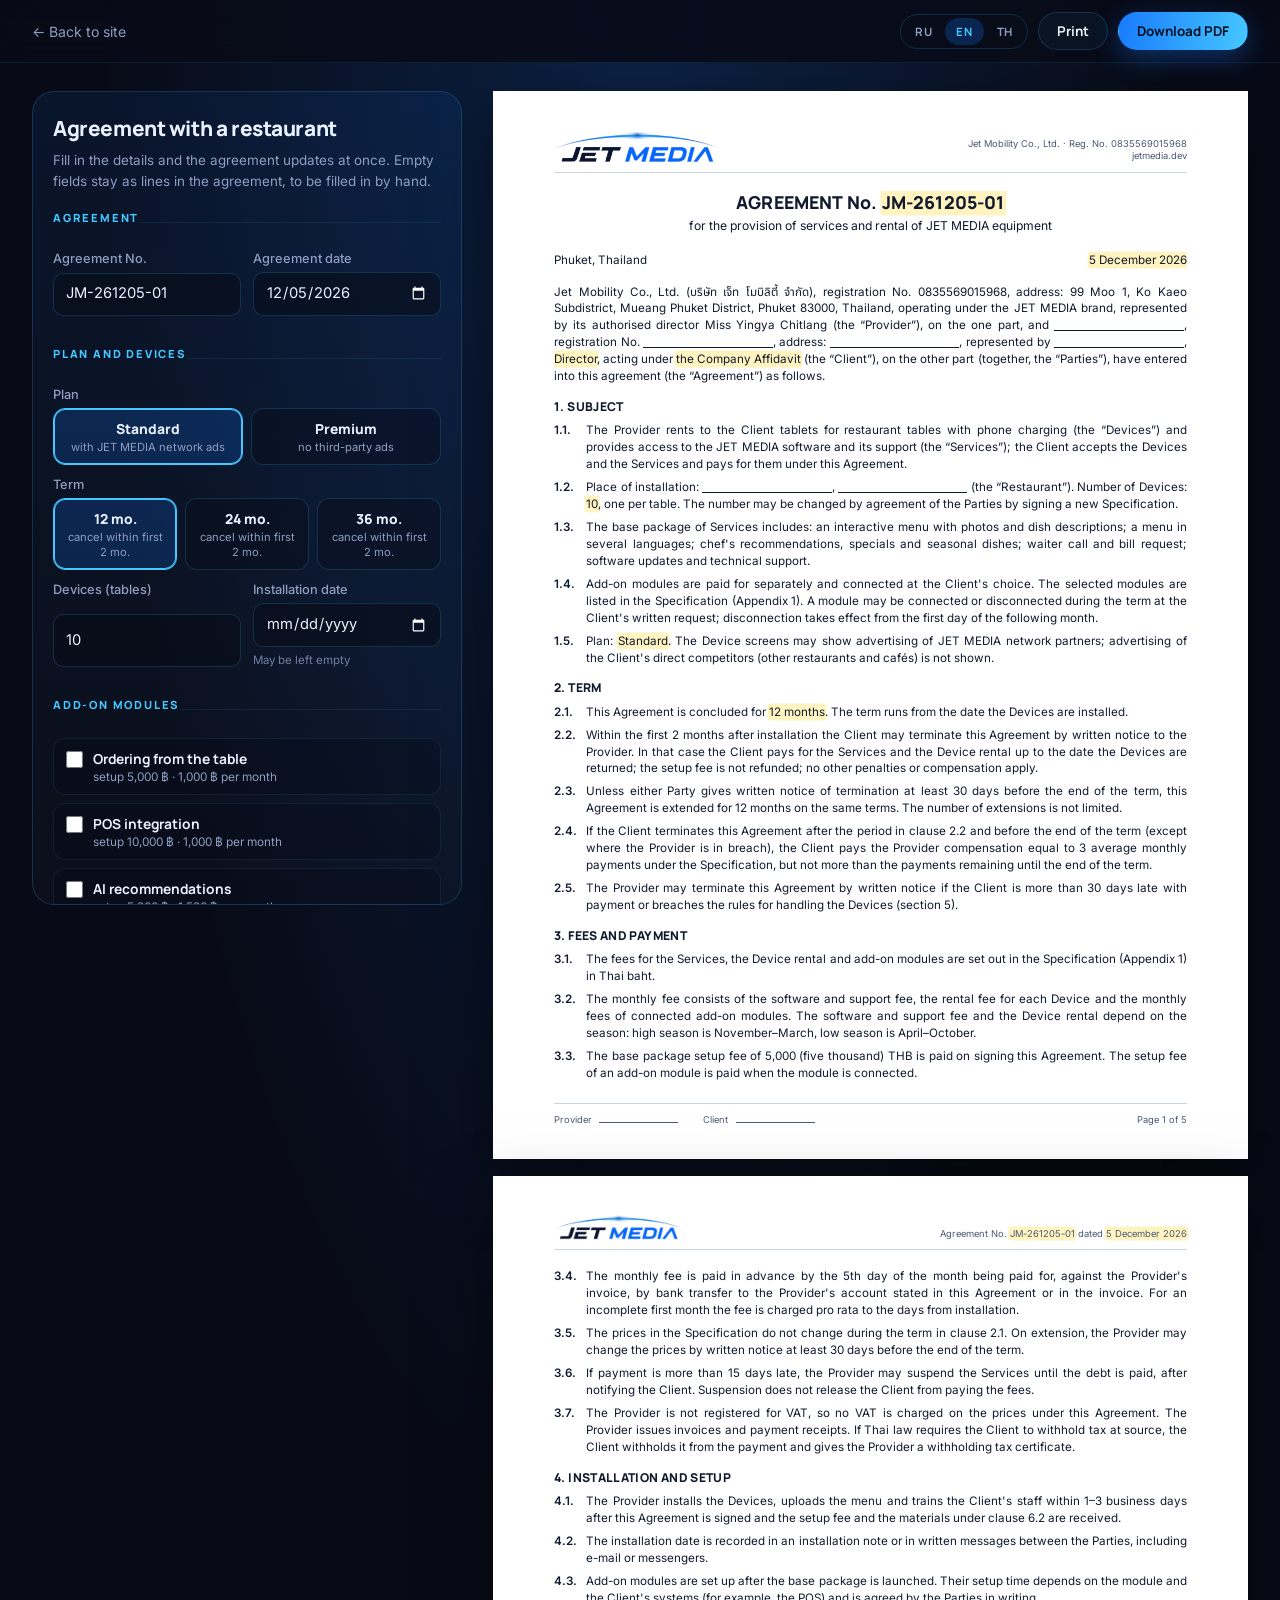
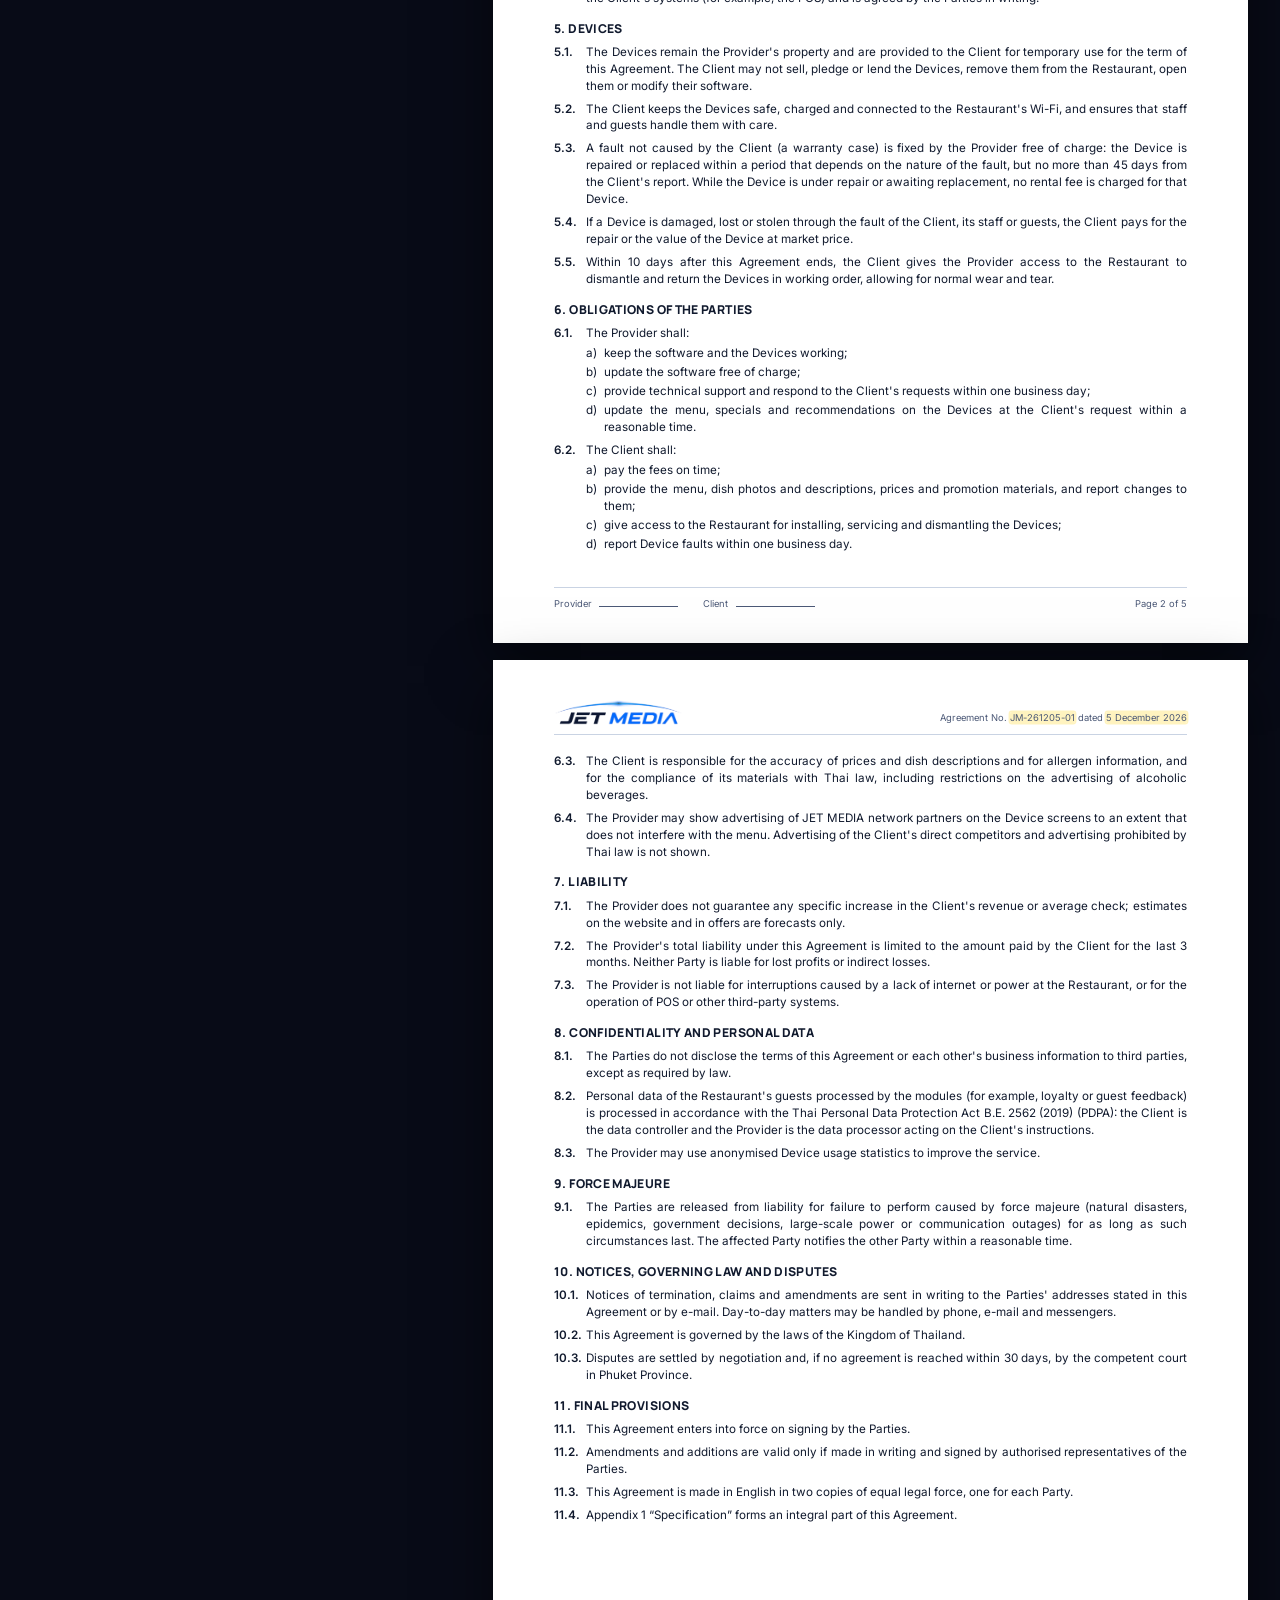
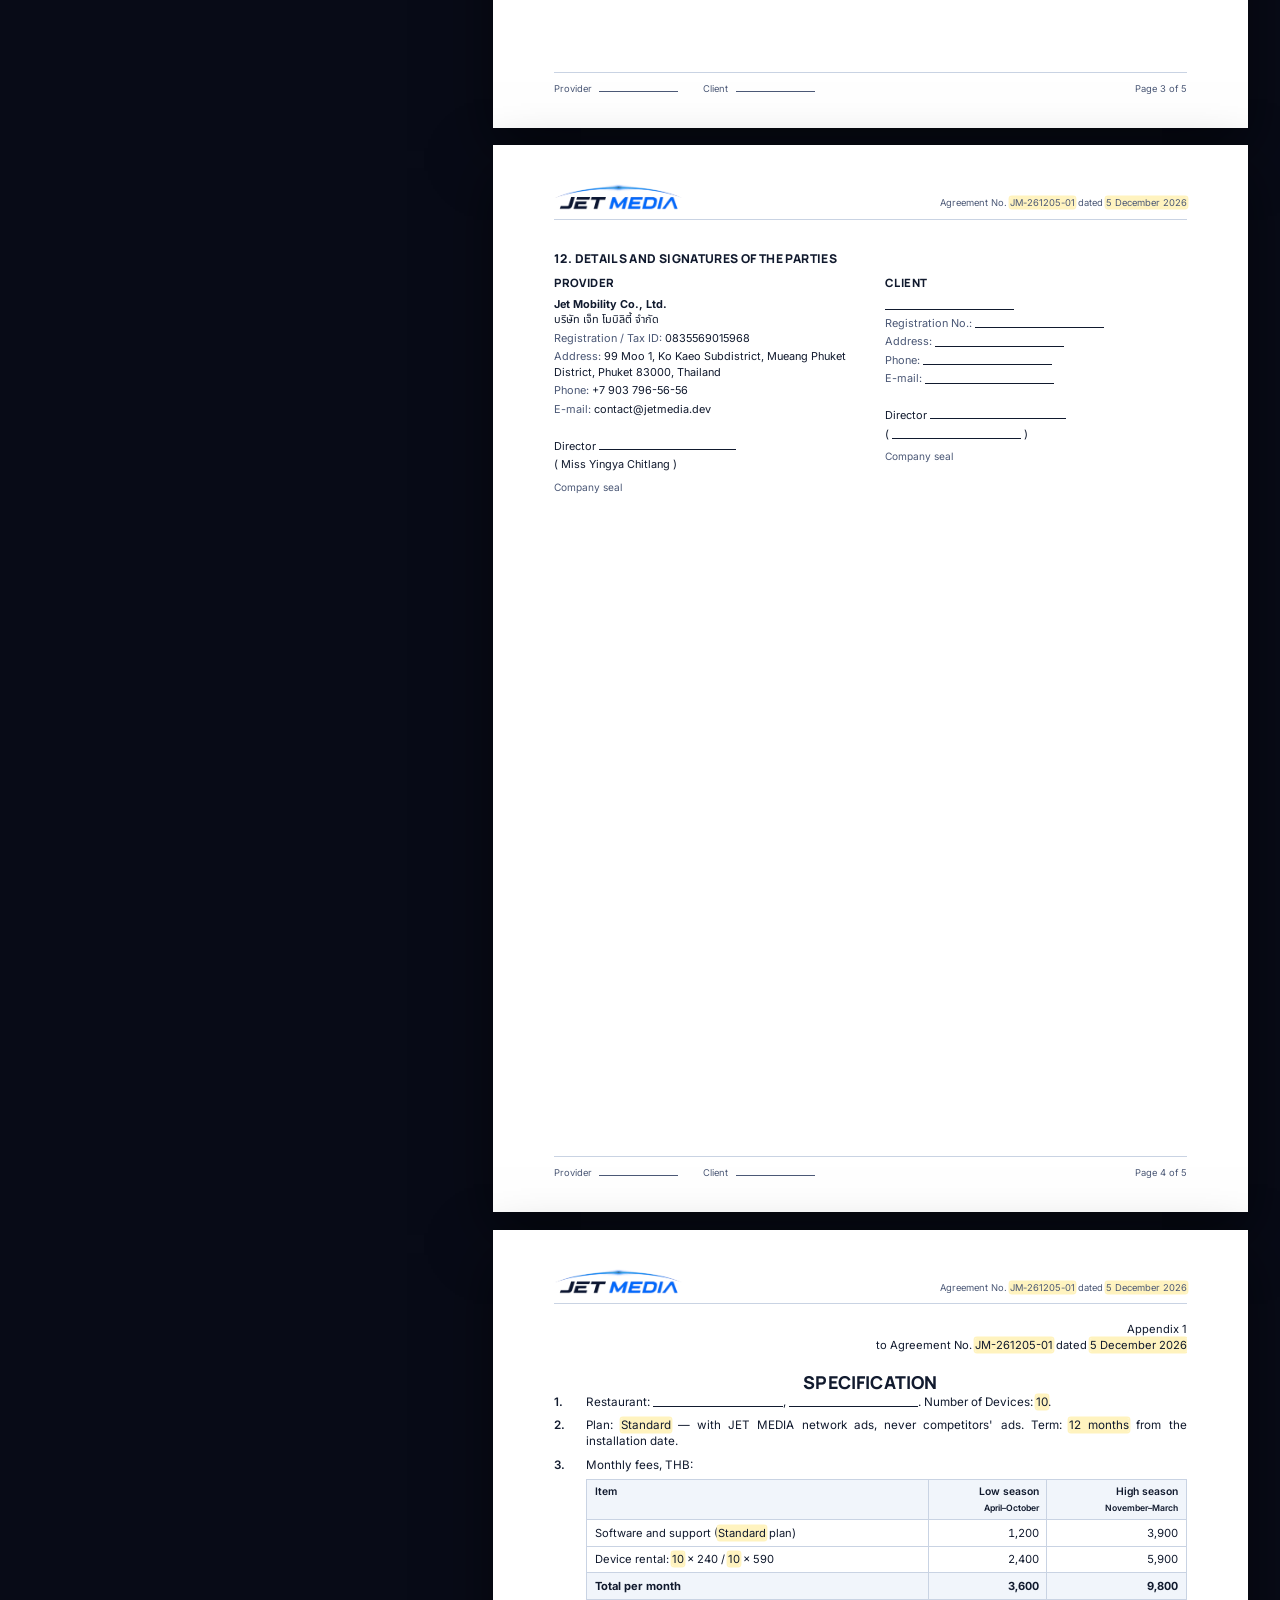
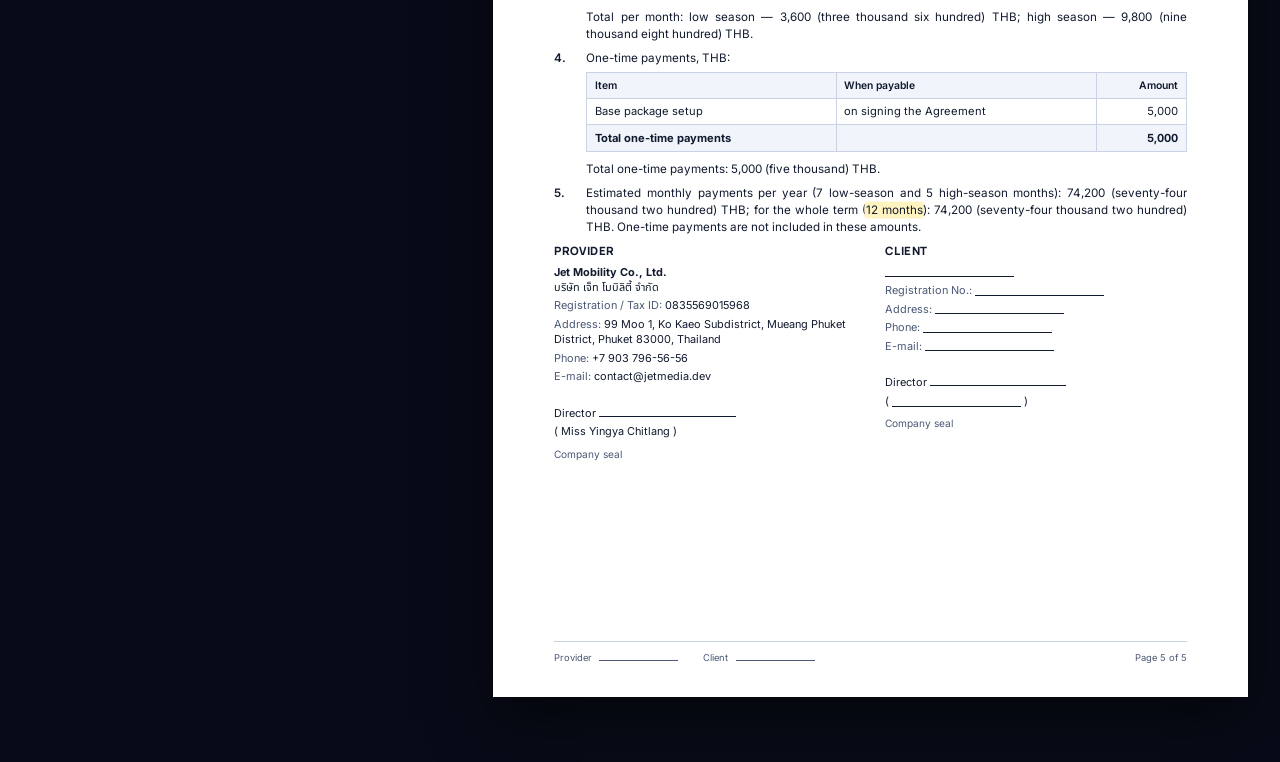
<file: contract.html>
<!DOCTYPE html>
<html lang="ru" data-lang="ru">
<head>
<meta charset="UTF-8">
<meta name="viewport" content="width=device-width, initial-scale=1, viewport-fit=cover">
<meta name="theme-color" content="#080B17">
<title>JET MEDIA — договор</title>
<!-- Рабочий инструмент: в поиск не попадает -->
<meta name="robots" content="noindex, nofollow">
<link rel="icon" type="image/svg+xml" href="favicon.svg">

<!-- Шрифты брендбука. crossorigin нужен, чтобы шрифты встроились в PDF договора -->
<link rel="preconnect" href="https://fonts.googleapis.com">
<link rel="preconnect" href="https://fonts.gstatic.com" crossorigin>
<link href="https://fonts.googleapis.com/css2?family=Manrope:wght@600;700;800&family=Inter:wght@400;500;600;700&family=Noto+Sans+Thai:wght@400;500;600;700&display=swap" rel="stylesheet" crossorigin="anonymous">

<link rel="stylesheet" href="contract.css">
</head>

<body>

<!-- ================================================================
     ПАНЕЛЬ — только на экране
     ================================================================ -->
<nav class="bar" aria-label="Договор">
  <a class="bar-back" href="index.html" data-ui="back">← На сайт</a>
  <div class="bar-right">
    <div class="lang" role="group" aria-label="Language">
      <button type="button" class="lang-btn" data-set-lang="ru">RU</button>
      <button type="button" class="lang-btn" data-set-lang="en">EN</button>
      <button type="button" class="lang-btn" data-set-lang="th">TH</button>
    </div>
    <button type="button" class="bar-btn" data-act="print" data-ui="print">Печать</button>
    <button type="button" class="bar-btn bar-primary" data-act="pdf" data-ui="pdf">Скачать PDF</button>
  </div>
</nav>

<div class="layout">

  <!-- ==============================================================
       ФОРМА. Всё, что введено, сразу попадает в договор справа.
       Цены, сроки и реквизиты JET MEDIA — из config.js.
       ============================================================== -->
  <form class="form" id="form" autocomplete="off" novalidate>
    <h1 class="form-title" data-ui="heading">Договор с рестораном</h1>
    <p class="form-lead" data-ui="lead">Заполните данные — договор обновляется сразу. Пустые поля останутся в договоре линиями, их можно заполнить от руки.</p>

    <fieldset>
      <legend data-ui="secContract">Договор</legend>
      <div class="row2">
        <label class="fld"><span data-ui="fNumber">Номер договора</span><input name="number" type="text"></label>
        <label class="fld"><span data-ui="fDate">Дата договора</span><input name="date" type="date"></label>
      </div>
    </fieldset>

    <fieldset>
      <legend data-ui="secTariff">Тариф и оборудование</legend>
      <div class="fld">
        <span data-ui="fTier">Тариф</span>
        <div class="choice" role="radiogroup">
          <label><input type="radio" name="tier" value="standard"><span><b>Standard</b><small data-ui="tierStd">с рекламой сети JET MEDIA</small></span></label>
          <label><input type="radio" name="tier" value="premium"><span><b>Premium</b><small data-ui="tierPrm">без сторонней рекламы</small></span></label>
        </div>
      </div>
      <div class="fld">
        <span data-ui="fTerm">Срок договора</span>
        <div class="choice choice-terms" role="radiogroup" id="termChoice"></div>
      </div>
      <div class="row2">
        <label class="fld"><span data-ui="fDevices">Устройств (столиков)</span><input name="devices" type="number" min="1" max="200" step="1" inputmode="numeric"></label>
        <label class="fld"><span data-ui="fStart">Дата установки</span><input name="start" type="date"><small class="fld-note" data-ui="fStartNote">Можно оставить пустым</small></label>
      </div>
    </fieldset>

    <fieldset>
      <legend data-ui="secAddons">Дополнительные модули</legend>
      <div class="addon-list" id="addonList"></div>
    </fieldset>

    <fieldset>
      <legend data-ui="secClient">Заказчик</legend>
      <div class="choice choice-type" role="radiogroup">
        <label><input type="radio" name="clientType" value="company"><span data-ui="tCompany">Компания</span></label>
        <label><input type="radio" name="clientType" value="person"><span data-ui="tPerson">Частное лицо / ИП</span></label>
      </div>

      <div class="client-fields" data-client="company">
        <label class="fld"><span data-ui="cName">Название компании</span><input name="cName" type="text"></label>
        <div class="row2">
          <label class="fld"><span data-ui="cReg">Регистрационный номер</span><input name="cReg" type="text" inputmode="numeric"></label>
          <label class="fld"><span data-ui="cTax">Налоговый номер</span><input name="cTax" type="text" inputmode="numeric"><small class="fld-note" data-ui="cTaxNote">Если отличается от регистрационного</small></label>
        </div>
        <label class="fld"><span data-ui="cAddr">Юридический адрес</span><textarea name="cAddr" rows="2"></textarea></label>
        <div class="row2">
          <label class="fld"><span data-ui="cRep">Представитель (имя полностью)</span><input name="cRep" type="text"></label>
          <label class="fld"><span data-ui="cPos">Должность</span><input name="cPos" type="text"></label>
        </div>
        <label class="fld"><span data-ui="cBasis">Действует на основании</span><input name="cBasis" type="text"></label>
      </div>

      <div class="client-fields" data-client="person" hidden>
        <label class="fld"><span data-ui="pName">Имя полностью</span><input name="pName" type="text"></label>
        <div class="row2">
          <label class="fld"><span data-ui="pId">Паспорт или ID-карта, номер</span><input name="pId" type="text"></label>
          <label class="fld"><span data-ui="pTax">Налоговый номер</span><input name="pTax" type="text" inputmode="numeric"><small class="fld-note" data-ui="pTaxNote">Если есть</small></label>
        </div>
        <label class="fld"><span data-ui="pAddr">Адрес</span><textarea name="pAddr" rows="2"></textarea></label>
      </div>

      <div class="row2">
        <label class="fld"><span data-ui="phone">Телефон</span><input name="phone" type="tel"></label>
        <label class="fld"><span data-ui="email">E-mail</span><input name="email" type="email"></label>
      </div>
    </fieldset>

    <fieldset>
      <legend data-ui="secVenue">Ресторан — где ставим устройства</legend>
      <label class="fld"><span data-ui="vName">Название ресторана</span><input name="vName" type="text"></label>
      <label class="fld"><span data-ui="vAddr">Адрес ресторана</span><textarea name="vAddr" rows="2"></textarea></label>
    </fieldset>

    <fieldset>
      <legend data-ui="secProvider">Исполнитель</legend>
      <label class="fld"><span data-ui="fSigner">Подписывает от JET MEDIA</span><select name="signer" id="signerSel"></select></label>
    </fieldset>

    <!-- Итоги по выбранному тарифу и модулям -->
    <section class="sum" id="sum" aria-live="polite"></section>
    <p class="missing" id="missing" hidden></p>

    <div class="form-actions">
      <button type="button" class="btn btn-primary" data-act="pdf" data-ui="pdf">Скачать PDF</button>
      <button type="button" class="btn btn-line" data-act="print" data-ui="print">Печать</button>
    </div>
    <p class="form-foot">
      <span data-ui="draftNote">Черновик хранится только в этом браузере.</span>
      <button type="button" class="btn-link" data-act="reset" data-ui="reset">Очистить форму</button>
    </p>
  </form>

  <!-- ==============================================================
       ДОГОВОР: листы A4. Их собирает contract.js из текста договора
       на выбранном языке; в печать и PDF попадают только листы.
       ============================================================== -->
  <main class="preview" aria-label="Договор">
    <div class="doc" id="doc"></div>
  </main>
</div>

<!-- Индикатор сборки PDF -->
<div class="busy" id="busy" hidden><p id="busyText">…</p></div>

<script src="config.js" defer></script>
<script src="contract.js" defer></script>
</body>
</html>
</file>
<file: contract.css>
/* =================================================================
   JET MEDIA — договор (contract.html)
   Слева форма в фирменных цветах, справа листы A4 договора.
   В печати и PDF остаются только листы: 210×297 мм каждый.
   ================================================================= */

/* ---------------- 1. Токены ---------------- */
:root{
  --jet:      #080B17;
  --jet-2:    #0B1122;
  --blue:     #187BFF;
  --electric: #46C7FF;
  --text:     #EAF1FF;
  --muted:    #8E9EC2;
  --line:     rgba(70,199,255,.18);
  --line-soft:rgba(70,199,255,.10);

  /* Лист договора */
  --ink:      #111a2e;
  --ink-2:    #4b5876;
  --rule:     #c9d3e3;
  --tint:     #f1f5fb;

  --display: "Manrope", "Noto Sans Thai", system-ui, sans-serif;
  --body:    "Inter", "Noto Sans Thai", system-ui, -apple-system, sans-serif;
  --r: 14px;
}

/* ---------------- 2. База ---------------- */
*,*::before,*::after{ box-sizing:border-box; }
html{ -webkit-text-size-adjust:100%; }
body{
  margin:0; min-height:100vh;
  background:
    radial-gradient(60% 40% at 50% 0%, rgba(24,123,255,.2), transparent 70%),
    var(--jet);
  color:var(--text);
  font-family:var(--body);
  -webkit-font-smoothing:antialiased;
}
h1,h2,p{ margin:0; }
a{ color:inherit; text-decoration:none; }
button,input,select,textarea{ font:inherit; }
[hidden]{ display:none !important; }

/* ---------------- 3. Панель ---------------- */
.bar{
  position:sticky; top:0; z-index:20;
  display:flex; align-items:center; justify-content:space-between; gap:12px; flex-wrap:wrap;
  padding:12px clamp(12px, 3vw, 32px);
  background:rgba(8,11,23,.88);
  backdrop-filter:blur(14px); -webkit-backdrop-filter:blur(14px);
  border-bottom:1px solid var(--line-soft);
  font-size:.88rem;
}
.bar-back{ color:var(--muted); transition:color .2s; }
.bar-back:hover{ color:var(--electric); }
.bar-right{ display:flex; align-items:center; gap:10px; flex-wrap:wrap; }
.lang{ display:flex; gap:2px; padding:3px; border:1px solid var(--line); border-radius:100px; }
.lang-btn{
  background:none; border:0; cursor:pointer; color:var(--muted);
  padding:6px 11px; border-radius:100px;
  font-family:var(--display); font-weight:700; font-size:.72rem; letter-spacing:.06em;
}
.lang-btn:hover{ color:var(--text); }
.lang-btn.is-active{ background:rgba(24,123,255,.24); color:var(--electric); }
.bar-btn{
  display:inline-flex; align-items:center; cursor:pointer;
  padding:9px 18px; border-radius:100px;
  border:1px solid var(--line); background:rgba(70,199,255,.05); color:var(--text);
  font-family:var(--display); font-weight:700; font-size:.84rem;
}
.bar-btn:hover{ border-color:var(--electric); }
.bar-primary, .btn-primary{
  border-color:transparent; color:#04101F;
  background:linear-gradient(100deg, var(--blue), var(--electric));
  box-shadow:0 8px 26px rgba(24,123,255,.35);
}

/* ---------------- 4. Раскладка ---------------- */
.layout{
  display:grid; grid-template-columns:minmax(340px, 430px) minmax(0, 1fr);
  gap:clamp(16px, 2.4vw, 32px); align-items:start;
  padding:clamp(14px, 2.4vw, 28px) clamp(12px, 3vw, 32px) 48px;
}

/* ---------------- 5. Форма ---------------- */
.form{
  position:sticky; top:70px;
  max-height:calc(100vh - 86px); overflow-y:auto;
  padding:22px 20px 20px;
  border:1px solid var(--line); border-radius:22px;
  background:linear-gradient(180deg, rgba(24,123,255,.09), rgba(255,255,255,.02));
  scrollbar-width:thin; scrollbar-color:rgba(70,199,255,.3) transparent;
}
.form-title{ font-family:var(--display); font-weight:800; font-size:1.3rem; letter-spacing:-.02em; }
.form-lead{ margin-top:8px; font-size:.84rem; line-height:1.55; color:var(--muted); }

fieldset{ margin:18px 0 0; padding:16px 0 0; border:0; border-top:1px solid var(--line-soft); min-width:0; }
legend{
  padding:0 0 10px; font-family:var(--display); font-weight:800;
  font-size:.7rem; letter-spacing:.16em; text-transform:uppercase; color:var(--electric);
}
.fld{ display:grid; gap:6px; margin-bottom:12px; font-size:.8rem; color:var(--muted); min-width:0; }
.fld > span{ font-weight:500; }
.fld-note{ font-size:.72rem; color:#6f7ea3; }
.row2{ display:grid; grid-template-columns:1fr 1fr; gap:0 12px; }

input[type=text], input[type=tel], input[type=email], input[type=number], input[type=date], select, textarea{
  width:100%; min-width:0; padding:10px 12px;
  border:1px solid var(--line); border-radius:10px;
  background:rgba(8,11,23,.55); color:var(--text);
  font-size:.92rem; line-height:1.35;
  transition:border-color .2s, background-color .2s;
}
textarea{ resize:vertical; }
input:focus, select:focus, textarea:focus{ outline:none; border-color:var(--electric); background:rgba(8,11,23,.8); }
input::placeholder, textarea::placeholder{ color:#56648a; }
input[type=date]{ color-scheme:dark; }
select{ appearance:none; background-image:linear-gradient(45deg, transparent 50%, var(--muted) 50%), linear-gradient(135deg, var(--muted) 50%, transparent 50%);
  background-position:calc(100% - 18px) 50%, calc(100% - 13px) 50%; background-size:5px 5px; background-repeat:no-repeat; padding-right:34px; }

/* Выбор: тариф, срок, тип заказчика */
.choice{ display:flex; flex-wrap:wrap; gap:8px; }
.choice label{ flex:1 1 0; min-width:0; cursor:pointer; }
.choice input{ position:absolute; opacity:0; pointer-events:none; }
.choice span{
  display:grid; gap:2px; height:100%;
  padding:10px 12px; border-radius:12px;
  border:1px solid var(--line); background:rgba(8,11,23,.4);
  color:var(--text); font-size:.86rem; text-align:center;
  transition:border-color .2s, background-color .2s;
}
.choice b{ font-family:var(--display); font-weight:800; }
.choice small{ font-size:.7rem; color:var(--muted); line-height:1.3; }
.choice input:checked + span{ border-color:var(--electric); background:rgba(24,123,255,.2); box-shadow:inset 0 0 0 1px var(--electric); }
.choice input:focus-visible + span{ outline:2px solid var(--electric); outline-offset:2px; }
.choice-type{ margin-bottom:14px; }

/* Модули: галочка, название, цены */
.addon-list{ display:grid; gap:8px; }
.addon-opt{
  display:grid; grid-template-columns:auto 1fr; gap:2px 10px; align-items:start;
  padding:10px 12px; border-radius:12px; cursor:pointer;
  border:1px solid var(--line-soft); background:rgba(8,11,23,.35);
  transition:border-color .2s, background-color .2s;
}
.addon-opt input{ grid-row:span 2; margin:2px 0 0; width:17px; height:17px; accent-color:var(--blue); }
.addon-opt b{ font-family:var(--display); font-size:.86rem; color:var(--text); }
.addon-opt small{ font-size:.74rem; color:var(--muted); }
.addon-opt:has(input:checked){ border-color:var(--electric); background:rgba(24,123,255,.14); }

/* Итоги */
.sum{
  margin-top:18px; padding:14px 16px; border-radius:14px;
  border:1px solid var(--line); background:rgba(8,11,23,.5);
  display:grid; gap:6px; font-size:.84rem;
}
.sum h2{ font-family:var(--display); font-size:.7rem; letter-spacing:.16em; text-transform:uppercase; color:var(--electric); margin-bottom:4px; }
.sum p{ display:flex; justify-content:space-between; gap:12px; color:var(--muted); }
.sum b{ color:var(--text); font-family:var(--display); white-space:nowrap; }
.missing{ margin-top:12px; font-size:.78rem; line-height:1.5; color:#ffcf7a; }

.form-actions{ display:flex; gap:10px; margin-top:16px; flex-wrap:wrap; }
.btn{
  flex:1 1 150px;
  display:inline-flex; align-items:center; justify-content:center;
  padding:14px 20px; border-radius:100px; cursor:pointer;
  border:1px solid transparent;
  font-family:var(--display); font-weight:800; font-size:.95rem;
}
.btn-line{ border-color:var(--line); background:rgba(70,199,255,.05); color:var(--text); }
.btn-line:hover{ border-color:var(--electric); }
.form-foot{ margin-top:14px; display:flex; justify-content:space-between; gap:10px; flex-wrap:wrap; font-size:.74rem; color:#6f7ea3; }
.btn-link{ background:none; border:0; padding:0; cursor:pointer; color:var(--muted); text-decoration:underline; text-underline-offset:3px; font-size:.74rem; }
.btn-link:hover{ color:var(--electric); }

/* ---------------- 6. Предпросмотр ---------------- */
.preview{ min-width:0; }
/* На узком экране листы уменьшаются целиком: --zoom задаёт contract.js */
.doc{ zoom:var(--zoom, 1); }

/* ---------------- 7. Лист договора ---------------- */
.page{
  width:210mm; height:297mm; margin:0 auto 18px;
  display:flex; flex-direction:column;
  padding:11mm 17mm 9mm;
  background:#fff; color:var(--ink);
  font-family:var(--body); font-size:9.2pt; line-height:1.45;
  box-shadow:0 24px 60px rgba(0,0,0,.5);
  overflow:hidden;
}
.page-head{
  flex-shrink:0; display:flex; align-items:flex-end; justify-content:space-between; gap:8mm;
  padding-bottom:2.5mm; margin-bottom:5mm; border-bottom:.3mm solid var(--rule);
  font-size:7.4pt; line-height:1.35; color:var(--ink-2);
}
.page-head img{ display:block; height:7mm; width:auto; }
.page-head .ph-right{ text-align:right; }
.page-first .page-head img{ height:9mm; }
.page-body{ flex:1 1 auto; min-height:0; overflow:hidden; }
.page-foot{
  flex-shrink:0; display:flex; justify-content:space-between; align-items:flex-end; gap:6mm;
  padding-top:2.5mm; margin-top:3mm; border-top:.3mm solid var(--rule);
  font-size:7.4pt; color:var(--ink-2);
}
.page-foot .initials{ display:flex; gap:7mm; }
.page-foot .initials span::after{ content:""; display:inline-block; width:22mm; margin-left:2mm; border-bottom:.25mm solid var(--ink-2); }

/* Блоки текста */
.d-title{ text-align:center; font-family:var(--display); font-weight:800; font-size:14pt; letter-spacing:.01em; line-height:1.25; }
.d-subtitle{ text-align:center; font-size:9.6pt; margin-top:1mm; }
.d-place{ display:flex; justify-content:space-between; gap:6mm; margin:5mm 0 4mm; }
.d-p{ margin:0 0 2.2mm; text-align:justify; hyphens:auto; }
.d-h{
  margin:3.6mm 0 1.8mm; font-family:var(--display); font-weight:800; font-size:9.6pt;
  text-transform:uppercase; letter-spacing:.03em;
}
.d-cl{ position:relative; margin:0 0 1.7mm; padding-left:9mm; text-align:justify; hyphens:auto; }
.d-cl > .n{ position:absolute; left:0; top:0; font-weight:600; }
.d-sub{ margin:.8mm 0 0; padding:0; list-style:none; }
.d-sub li{ position:relative; padding-left:5mm; margin-bottom:.6mm; }
.d-sub li > .n{ position:absolute; left:0; top:0; }
/* В тайском тексте нет пробелов между словами: без выключки по ширине */
[data-doc-lang="th"] .d-p, [data-doc-lang="th"] .d-cl{ text-align:left; }
.nb{ white-space:nowrap; }

.d-table{ width:100%; border-collapse:collapse; margin:1.5mm 0 2.5mm; font-size:8.8pt; }
.d-table th, .d-table td{ border:.25mm solid var(--rule); padding:1.3mm 2mm; text-align:left; vertical-align:top; }
.d-table thead th{ background:var(--tint); font-weight:600; font-size:8.2pt; }
.d-table td.r, .d-table th.r{ text-align:right; white-space:nowrap; font-variant-numeric:tabular-nums; }
.d-table tr.total td, .d-table tr.total th{ font-weight:700; background:var(--tint); }
.d-note{ margin:0 0 2mm; }

/* Реквизиты и подписи — две колонки */
.d-sign{ display:grid; grid-template-columns:1fr 1fr; gap:8mm; margin-top:2mm; }
.d-sign h4{ margin:0 0 1.5mm; font-family:var(--display); font-size:9pt; font-weight:800; text-transform:uppercase; letter-spacing:.04em; }
.d-sign p{ margin:0 0 .9mm; font-size:8.6pt; line-height:1.4; }
.d-sign .lbl{ color:var(--ink-2); }
.d-sign .sig{ margin-top:6mm; }
.d-sign .sig-line{ display:inline-block; width:38mm; border-bottom:.25mm solid var(--ink); margin-right:2mm; }
.d-sign .seal{ margin-top:2mm; color:var(--ink-2); font-size:8pt; }
.d-witness{ display:grid; grid-template-columns:1fr 1fr; gap:8mm; margin-top:5mm; font-size:8.6pt; }

.d-app-title{ text-align:right; font-size:8.8pt; line-height:1.4; margin-bottom:5mm; }

/* Заполненные значения подсвечены на экране; в печати и PDF — нет */
.v{ background:#fff3bf; border-radius:2px; box-shadow:0 0 0 .4mm #fff3bf; }
.blank{ display:inline-block; min-width:36mm; height:1em; border-bottom:.25mm solid var(--ink); vertical-align:-.15em; }
.blank.short{ min-width:18mm; }
.capturing .v{ background:none; box-shadow:none; }

/* ---------------- 8. Сборка PDF ---------------- */
.busy{
  position:fixed; inset:0; z-index:50; display:grid; place-items:center;
  background:rgba(8,11,23,.72); backdrop-filter:blur(6px); -webkit-backdrop-filter:blur(6px);
}
.busy p{ padding:18px 26px; border-radius:16px; border:1px solid var(--line); background:var(--jet-2); font-family:var(--display); font-weight:700; }
/* Во время сборки PDF листы в натуральную величину */
.capturing .doc{ zoom:1; }

/* ---------------- 9. Экран уже 1100 px ---------------- */
@media screen and (max-width: 1100px){
  .layout{ grid-template-columns:1fr; }
  .form{ position:static; max-height:none; overflow:visible; max-width:720px; width:100%; margin:0 auto; }
}
@media screen and (max-width: 520px){
  .row2{ grid-template-columns:1fr; }
  .bar-back{ width:100%; }
  .bar-right{ width:100%; justify-content:space-between; }
  .form{ padding:18px 14px; border-radius:18px; }
}

/* ---------------- 10. Печать ---------------- */
@page{ size:A4; margin:0; }
@media print{
  body{ background:#fff; }
  .bar, .form, .busy{ display:none !important; }
  .layout{ display:block; padding:0; }
  .doc{ zoom:1 !important; }
  .page{ margin:0; box-shadow:none; break-after:page; }
  .page:last-child{ break-after:auto; }
  .v{ background:none; box-shadow:none; }
}
</file>
